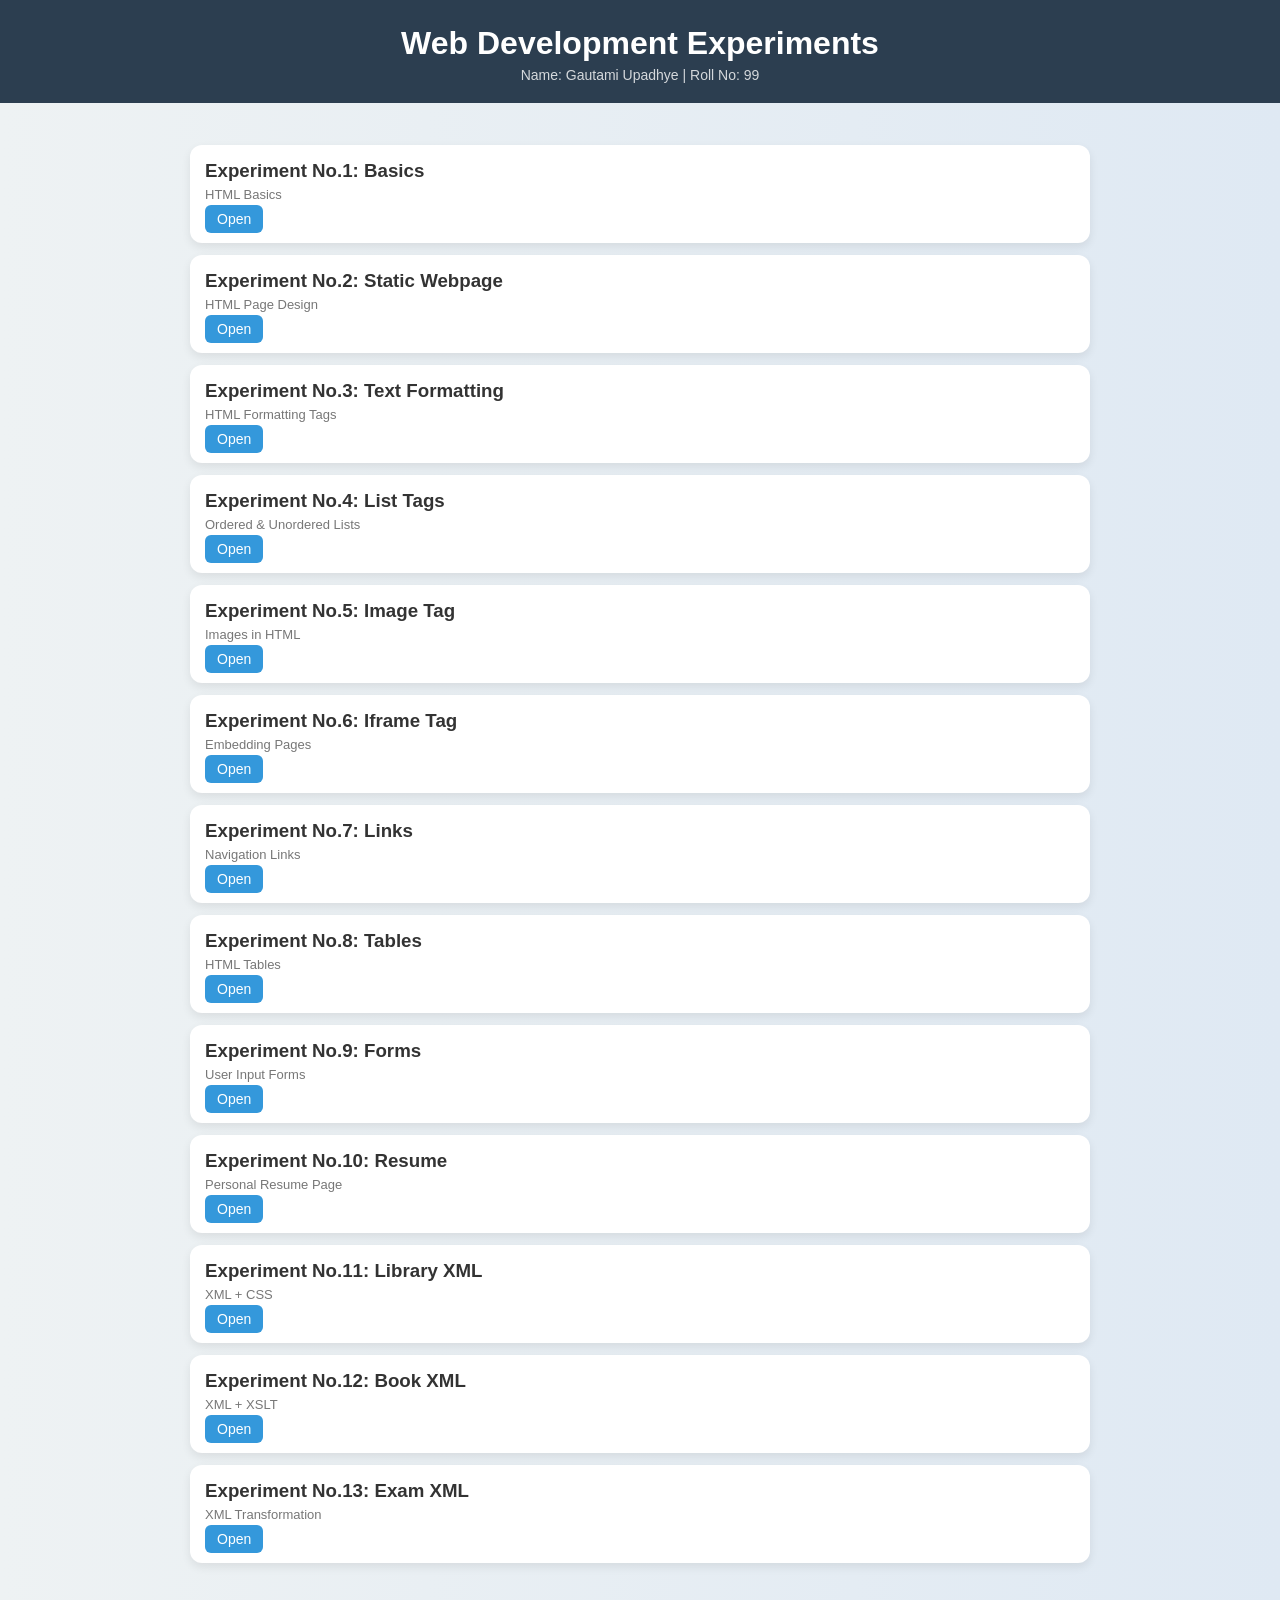
<file: index.html>
<!DOCTYPE html>
<html lang="en">
<head>
    <meta charset="UTF-8">
    <title>Gautami Upadhye - Web Development Experiments</title>
    <style>
        body {
            font-family: 'Segoe UI', Tahoma, Geneva, Verdana, sans-serif;
            background: linear-gradient(to right, #eef2f3, #dfe9f3);
            margin: 0;
        }

        header {
            background: #2c3e50;
            color: white;
            padding: 20px;
            text-align: center;
        }

        header h1 {
            margin: 5px;
        }

        header p {
            margin: 0;
            font-size: 14px;
            opacity: 0.8;
        }

        .container {
            max-width: 900px;
            margin: 20px auto;
            padding: 10px;
        }

        .card {
            background: white;
            padding: 15px;
            margin: 12px 0;
            border-radius: 12px;
            box-shadow: 0 4px 10px rgba(0,0,0,0.08);
            transition: 0.3s;
        }

        .card:hover {
            transform: translateY(-5px);
        }

        h3 {
            margin: 0 0 5px;
            color: #333;
        }

        .type {
            font-size: 13px;
            color: #777;
            margin-bottom: 8px;
        }

        a {
            text-decoration: none;
            color: white;
            background: #3498db;
            padding: 6px 12px;
            border-radius: 6px;
            font-size: 14px;
        }

        a:hover {
            background: #217dbb;
        }
    </style>
</head>
<body>

<header>
    <h1>Web Development Experiments</h1>
    <p>Name: Gautami Upadhye | Roll No: 99</p>
</header>

<div class="container">

    <div class="card">
        <h3>Experiment No.1: Basics</h3>
        <div class="type">HTML Basics</div>
        <a href="Wxperiment1/index.htm">Open</a>
    </div>

    <div class="card">
        <h3>Experiment No.2: Static Webpage</h3>
        <div class="type">HTML Page Design</div>
        <a href="WD-Experiments/Experiment No.2/index.html">Open</a>
    </div>

    <div class="card">
        <h3>Experiment No.3: Text Formatting</h3>
        <div class="type">HTML Formatting Tags</div>
        <a href="WD-Experiments/Experiment No.3/index.html">Open</a>
    </div>

    <div class="card">
        <h3>Experiment No.4: List Tags</h3>
        <div class="type">Ordered & Unordered Lists</div>
        <a href="WD-Experiments/Experiment No.4/index.html">Open</a>
    </div>

    <div class="card">
        <h3>Experiment No.5: Image Tag</h3>
        <div class="type">Images in HTML</div>
        <a href="WD-Experiments/Experiment No.5/index.html">Open</a>
    </div>

    <div class="card">
        <h3>Experiment No.6: Iframe Tag</h3>
        <div class="type">Embedding Pages</div>
        <a href="WD-Experiments/Experiment No.6/index.html">Open</a>
    </div>

    <div class="card">
        <h3>Experiment No.7: Links</h3>
        <div class="type">Navigation Links</div>
        <a href="WD-Experiments/Experiment No.7/index.html">Open</a>
    </div>

    <div class="card">
        <h3>Experiment No.8: Tables</h3>
        <div class="type">HTML Tables</div>
        <a href="WD-Experiments/Experiment No.8/index.html">Open</a>
    </div>

    <div class="card">
        <h3>Experiment No.9: Forms</h3>
        <div class="type">User Input Forms</div>
        <a href="WD-Experiments/Experiment No.9/index.html">Open</a>
    </div>

    <div class="card">
        <h3>Experiment No.10: Resume</h3>
        <div class="type">Personal Resume Page</div>
        <a href="WD-Experiments/Experiment No.10/index.html">Open</a>
    </div>

    <div class="card">
        <h3>Experiment No.11: Library XML</h3>
        <div class="type">XML + CSS</div>
        <a href="WD-Experiments/Experiment No.11/index.html">Open</a>
    </div>

    <div class="card">
        <h3>Experiment No.12: Book XML</h3>
        <div class="type">XML + XSLT</div>
        <a href="WD-Experiments/Experiment No.12/index.html">Open</a>
    </div>

    <div class="card">
        <h3>Experiment No.13: Exam XML</h3>
        <div class="type">XML Transformation</div>
        <a href="WD-Experiments/Experiment No.13/index.html">Open</a>
    </div>

</div>

</body>
</html>
</file>
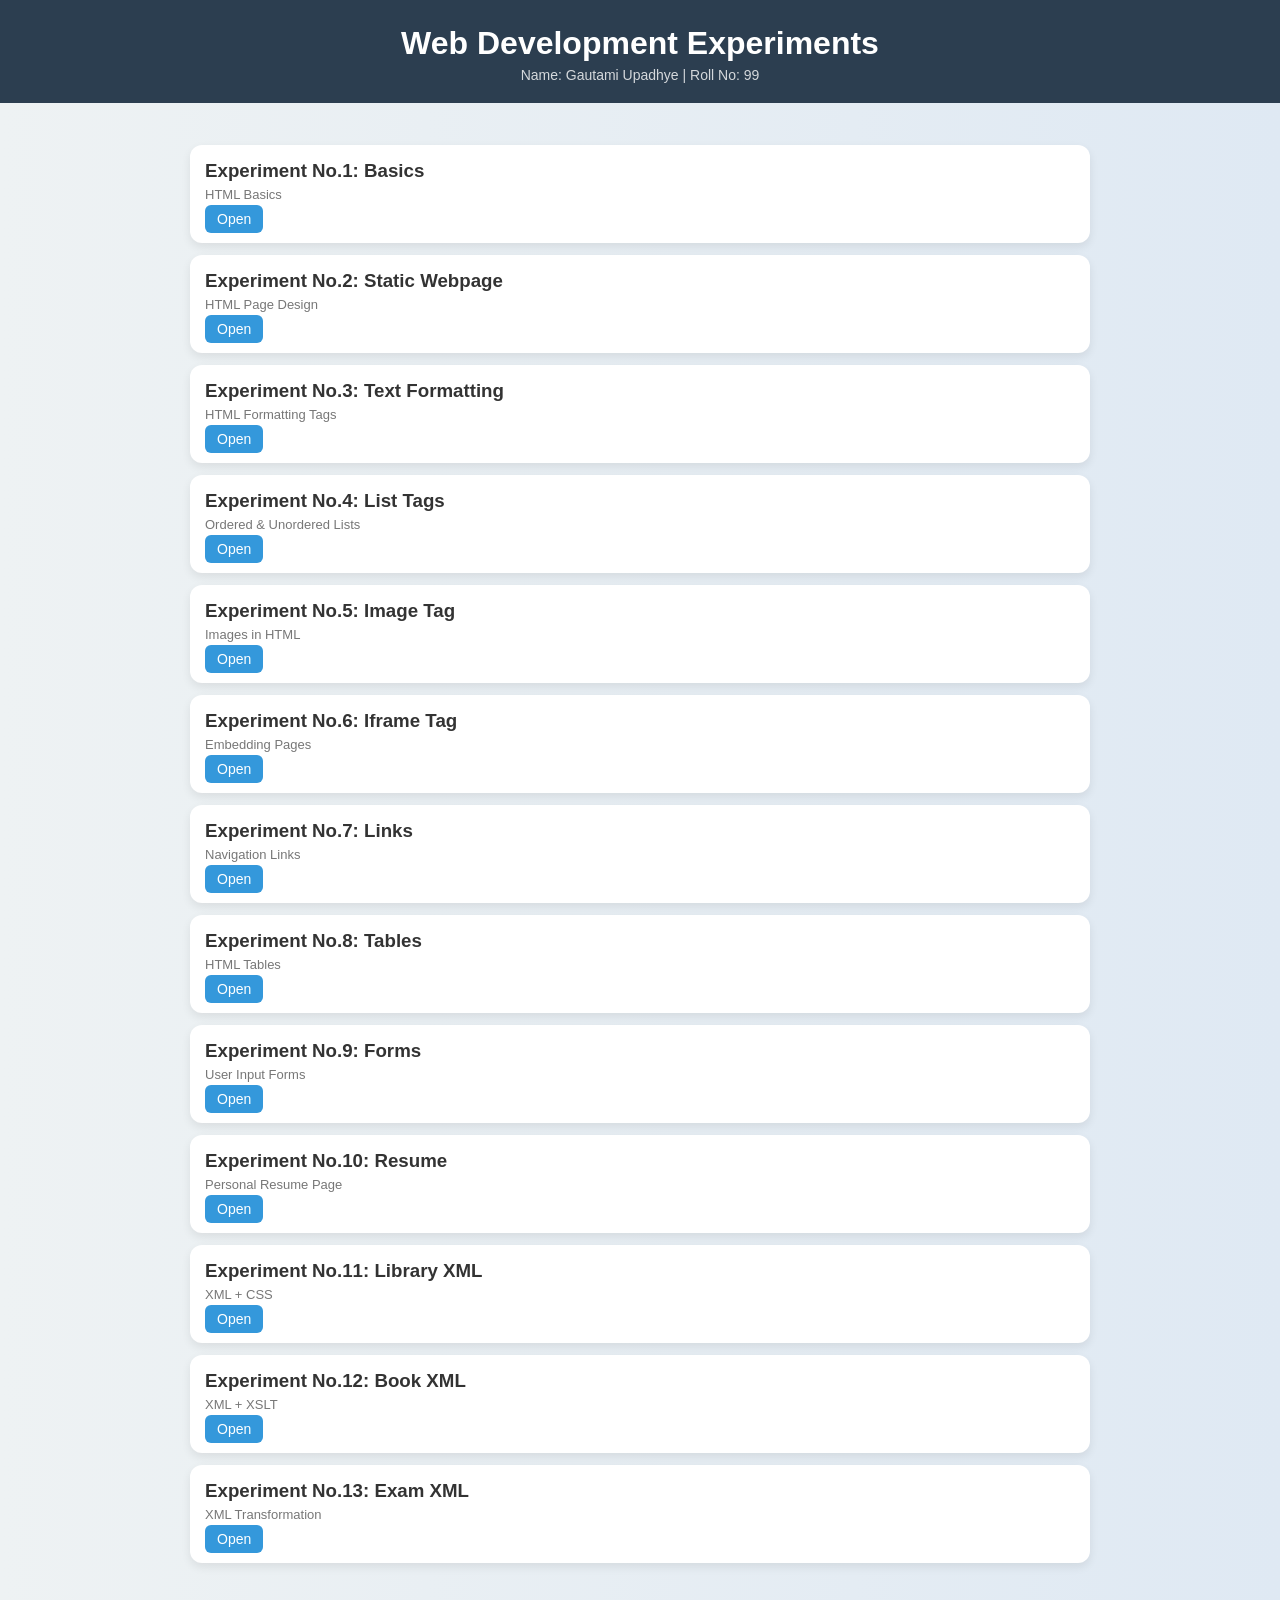
<file: WD-Experiments/index.html>
<!DOCTYPE html>
<html lang="en">
<head>
    <meta charset="UTF-8">
    <title>Gautami Upadhye - Web Development Experiments</title>
    <style>
        body {
            font-family: 'Segoe UI', Tahoma, Geneva, Verdana, sans-serif;
            background: linear-gradient(to right, #eef2f3, #dfe9f3);
            margin: 0;
        }

        header {
            background: #2c3e50;
            color: white;
            padding: 20px;
            text-align: center;
        }

        header h1 {
            margin: 5px;
        }

        header p {
            margin: 0;
            font-size: 14px;
            opacity: 0.8;
        }

        .container {
            max-width: 900px;
            margin: 20px auto;
            padding: 10px;
        }

        .card {
            background: white;
            padding: 15px;
            margin: 12px 0;
            border-radius: 12px;
            box-shadow: 0 4px 10px rgba(0,0,0,0.08);
            transition: 0.3s;
        }

        .card:hover {
            transform: translateY(-5px);
        }

        h3 {
            margin: 0 0 5px;
            color: #333;
        }

        .type {
            font-size: 13px;
            color: #777;
            margin-bottom: 8px;
        }

        a {
            text-decoration: none;
            color: white;
            background: #3498db;
            padding: 6px 12px;
            border-radius: 6px;
            font-size: 14px;
        }

        a:hover {
            background: #217dbb;
        }
    </style>
</head>
<body>

<header>
    <h1>Web Development Experiments</h1>
    <p>Name: Gautami Upadhye | Roll No: 99</p>
</header>

<div class="container">

    <div class="card">
        <h3>Experiment No.1: Basics</h3>
        <div class="type">HTML Basics</div>
        <a href="WD-Experiments/Experiment No.1">Open</a>
    </div>

    <div class="card">
        <h3>Experiment No.2: Static Webpage</h3>
        <div class="type">HTML Page Design</div>
        <a href="WD-Experiments/Experiment No.2">Open</a>
    </div>

    <div class="card">
        <h3>Experiment No.3: Text Formatting</h3>
        <div class="type">HTML Formatting Tags</div>
        <a href="WD-Experiments/Experiment No.3">Open</a>
    </div>

    <div class="card">
        <h3>Experiment No.4: List Tags</h3>
        <div class="type">Ordered & Unordered Lists</div>
        <a href="WD-Experiments/Experiment No.4">Open</a>
    </div>

    <div class="card">
        <h3>Experiment No.5: Image Tag</h3>
        <div class="type">Images in HTML</div>
        <a href="WD-Experiments/Experiment No.5">Open</a>
    </div>

    <div class="card">
        <h3>Experiment No.6: Iframe Tag</h3>
        <div class="type">Embedding Pages</div>
        <a href="WD-Experiments/Experiment No.6">Open</a>
    </div>

    <div class="card">
        <h3>Experiment No.7: Links</h3>
        <div class="type">Navigation Links</div>
        <a href="WD-Experiments/Experiment No.7">Open</a>
    </div>

    <div class="card">
        <h3>Experiment No.8: Tables</h3>
        <div class="type">HTML Tables</div>
        <a href="WD-Experiments/Experiment No.8">Open</a>
    </div>

    <div class="card">
        <h3>Experiment No.9: Forms</h3>
        <div class="type">User Input Forms</div>
        <a href="WD-Experiments/Experiment No.9">Open</a>
    </div>

    <div class="card">
        <h3>Experiment No.10: Resume</h3>
        <div class="type">Personal Resume Page</div>
        <a href="WD-Experiments/Experiment No.10">Open</a>
    </div>

    <div class="card">
        <h3>Experiment No.11: Library XML</h3>
        <div class="type">XML + CSS</div>
        <a href="WD-Experiments/Experiment No.11">Open</a>
    </div>

    <div class="card">
        <h3>Experiment No.12: Book XML</h3>
        <div class="type">XML + XSLT</div>
        <a href="WD-Experiments/Experiment No.12">Open</a>
    </div>

    <div class="card">
        <h3>Experiment No.13: Exam XML</h3>
        <div class="type">XML Transformation</div>
        <a href="WD-Experiments/Experiment No.13">Open</a>
    </div>

</div>

</body>
</html>
</file>
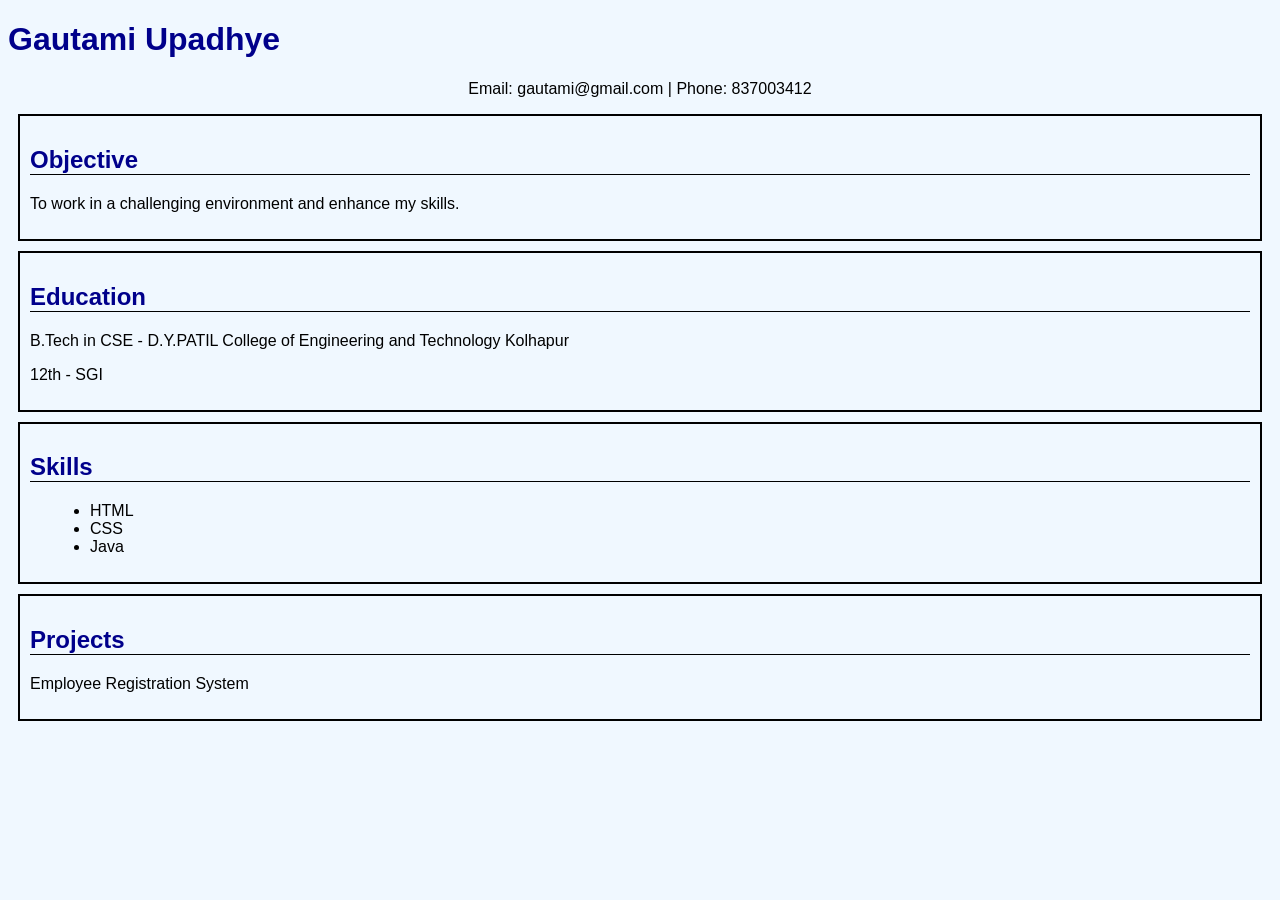
<file: WD-Experiments/Experiment No.10/index.html>
<!DOCTYPE html>
<html>
<head>
    <title>Resume</title>

    <!-- External CSS -->
    <link rel="stylesheet" href="style.css">

    <!-- Internal CSS -->
    <style>
        h2 {
            color: darkblue;
            border-bottom: 1px solid black;
        }

        ul {
            margin-left: 20px;
        }
    </style>

</head>

<body>

<div class="resume">

    <!-- Name -->
    <h1>Gautami Upadhye</h1>

    <!-- Inline CSS -->
    <p style="text-align:center;">
        Email: gautami@gmail.com | Phone: 837003412
    </p>

    <!-- Objective -->
    <div class="section">
        <h2>Objective</h2>
        <p>To work in a challenging environment and enhance my skills.</p>
    </div>

    <!-- Education -->
    <div class="section">
        <h2>Education</h2>
        <p>B.Tech in CSE - D.Y.PATIL College of Engineering and Technology Kolhapur</p>
        <p>12th - SGI</p>
    </div>

    <!-- Skills -->
    <div class="section">
        <h2>Skills</h2>
        <ul>
            <li>HTML</li>
            <li>CSS</li>
            <li>Java</li>
        </ul>
    </div>

    <!-- Projects -->
    <div class="section">
        <h2>Projects</h2>
        <p>Employee Registration System</p>
    </div>

</div>

</body>
</html>
</file>
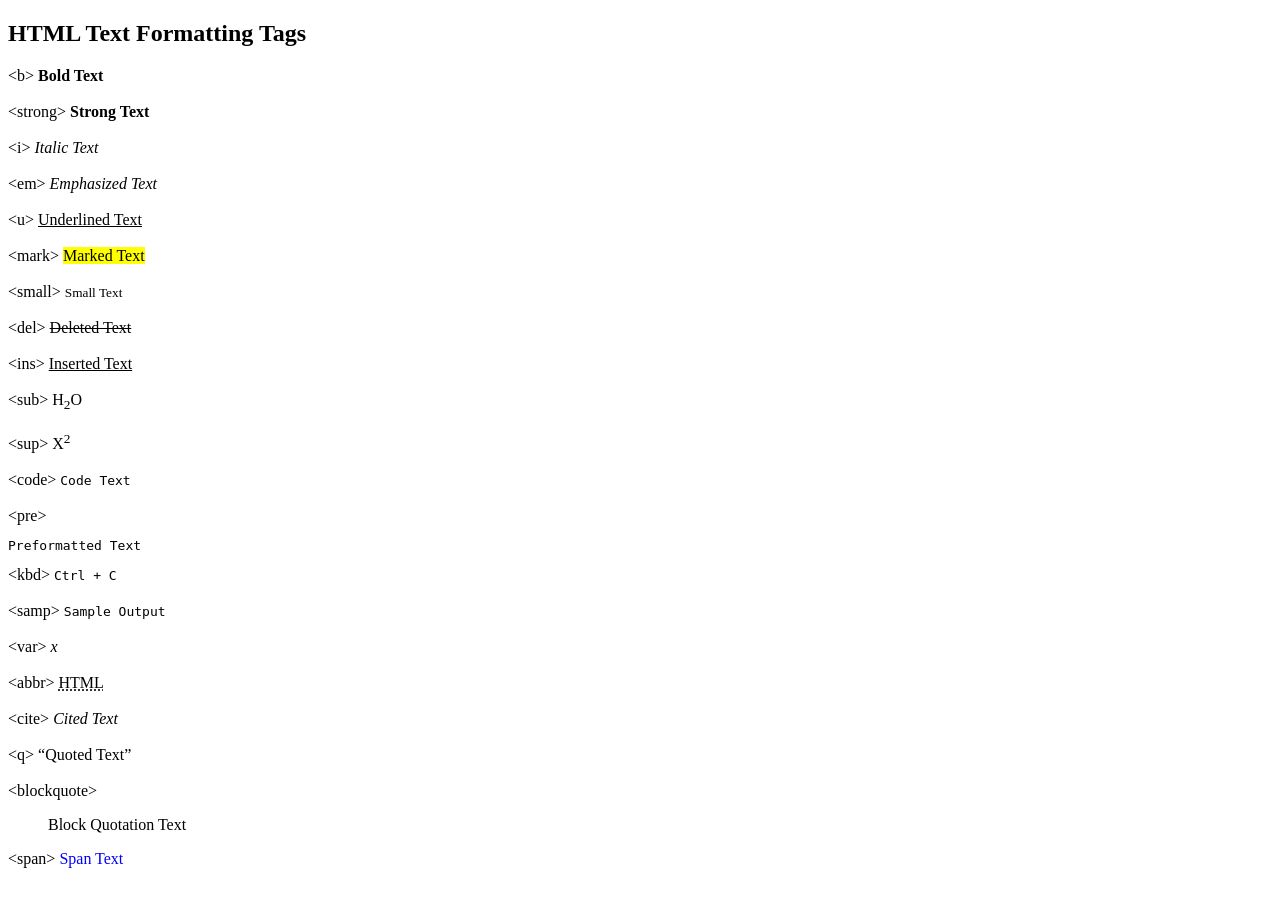
<file: my-first-project/WebPage/login.html>
<!DOCTYPE html>
<html>
<head>
    <title>HTML Text Formatting Tags</title>
</head>
<body>

<h2>HTML Text Formatting Tags</h2>

&lt;b&gt; <b>Bold Text</b><br><br>

&lt;strong&gt; <strong>Strong Text</strong><br><br>

&lt;i&gt; <i>Italic Text</i><br><br>

&lt;em&gt; <em>Emphasized Text</em><br><br>

&lt;u&gt; <u>Underlined Text</u><br><br>

&lt;mark&gt; <mark>Marked Text</mark><br><br>

&lt;small&gt; <small>Small Text</small><br><br>

&lt;del&gt; <del>Deleted Text</del><br><br>

&lt;ins&gt; <ins>Inserted Text</ins><br><br>

&lt;sub&gt; H<sub>2</sub>O<br><br>

&lt;sup&gt; X<sup>2</sup><br><br>

&lt;code&gt; <code>Code Text</code><br><br>

&lt;pre&gt;
<pre>Preformatted Text</pre>

&lt;kbd&gt; <kbd>Ctrl + C</kbd><br><br>

&lt;samp&gt; <samp>Sample Output</samp><br><br>

&lt;var&gt; <var>x</var><br><br>

&lt;abbr&gt; <abbr title="HyperText Markup Language">HTML</abbr><br><br>

&lt;cite&gt; <cite>Cited Text</cite><br><br>

&lt;q&gt; <q>Quoted Text</q><br><br>

&lt;blockquote&gt;
<blockquote>Block Quotation Text</blockquote>

&lt;span&gt; <span style="color:blue;">Span Text</span>

</body>
</html>
</file>
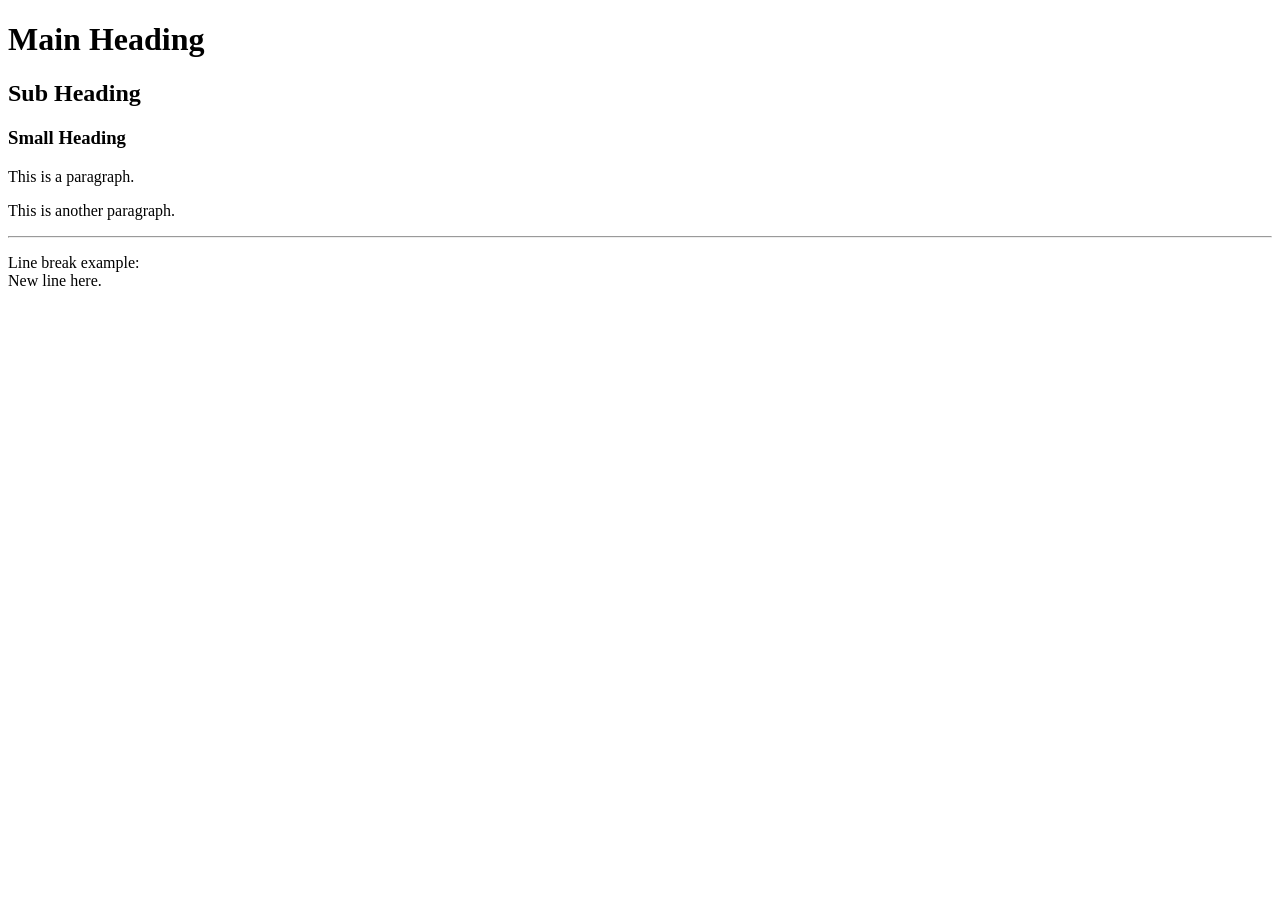
<file: WD-Experiments/Experiment No.1/headings.html>
<!DOCTYPE html>
<html>
<head>
    <title>Headings</title>
</head>
<body>

<h1>Main Heading</h1>
<h2>Sub Heading</h2>
<h3>Small Heading</h3>

<p>This is a paragraph.</p>
<p>This is another paragraph.</p>

<hr>

<p>Line break example:<br>New line here.</p>

</body>
</html>
</file>
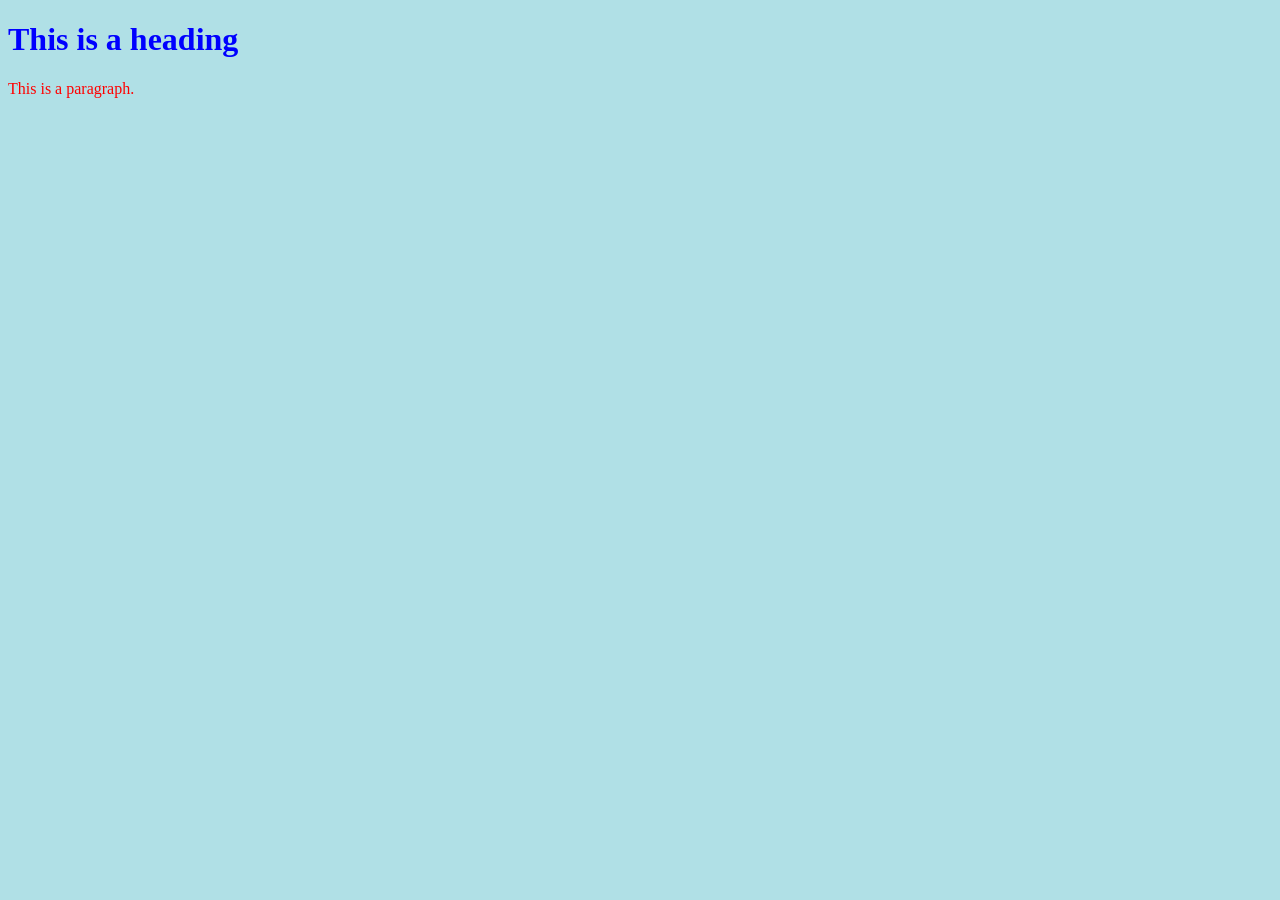
<file: WD-Experiments/Experiment No.10/internalcss.html>
<!DOCTYPE html>
<html>
<head>
<style>
body {background-color: powderblue;}
h1   {color: blue;}
p    {color: red;}
</style>
</head>
<body>

<h1>This is a heading</h1>
<p>This is a paragraph.</p>

</body>
</html>
</file>
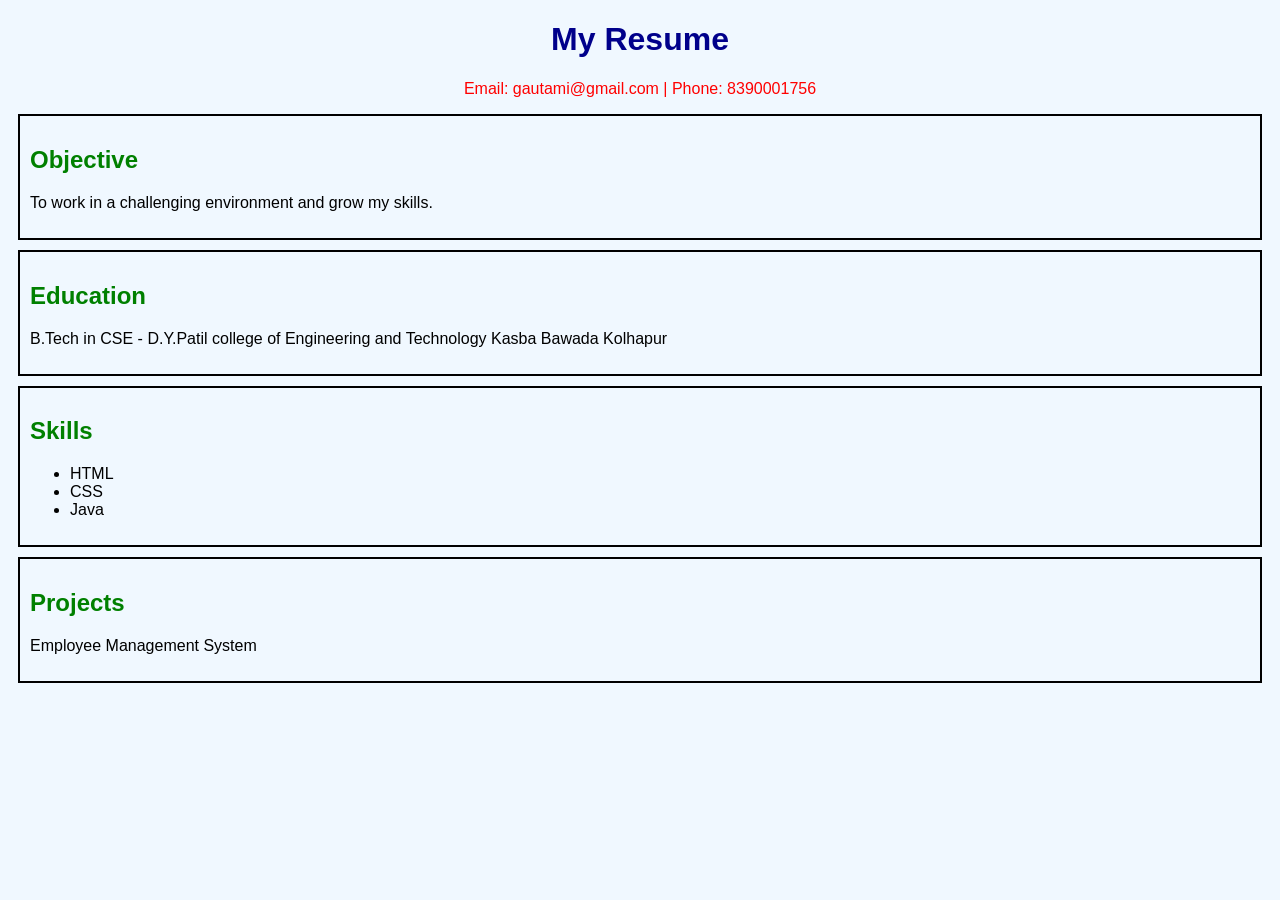
<file: WD-Experiments/Experiment No.10/resume.html>
<!DOCTYPE html>
<html>
<head>
    <title>My Resume</title>

    <!-- External CSS -->
    <link rel="stylesheet" href="style.css">

    <!-- Internal CSS -->
    <style>
        h2 {
            color: green;
        }

        p {
            font-size: 16px;
        }
    </style>

</head>

<body>

<h1 align="center">My Resume</h1>

<!-- Inline CSS -->
<p style="text-align:center; color:red;">
    Email: gautami@gmail.com | Phone: 8390001756
</p>

<div class="section">
    <h2>Objective</h2>
    <p>To work in a challenging environment and grow my skills.</p>
</div>

<div class="section">
    <h2>Education</h2>
    <p>B.Tech in CSE - D.Y.Patil college of Engineering and Technology Kasba Bawada Kolhapur</p>
</div>

<div class="section">
    <h2>Skills</h2>
    <ul>
        <li>HTML</li>
        <li>CSS</li>
        <li>Java</li>
    </ul>
</div>

<div class="section">
    <h2>Projects</h2>
    <p>Employee Management System</p>
</div>

</body>
</html>
</file>
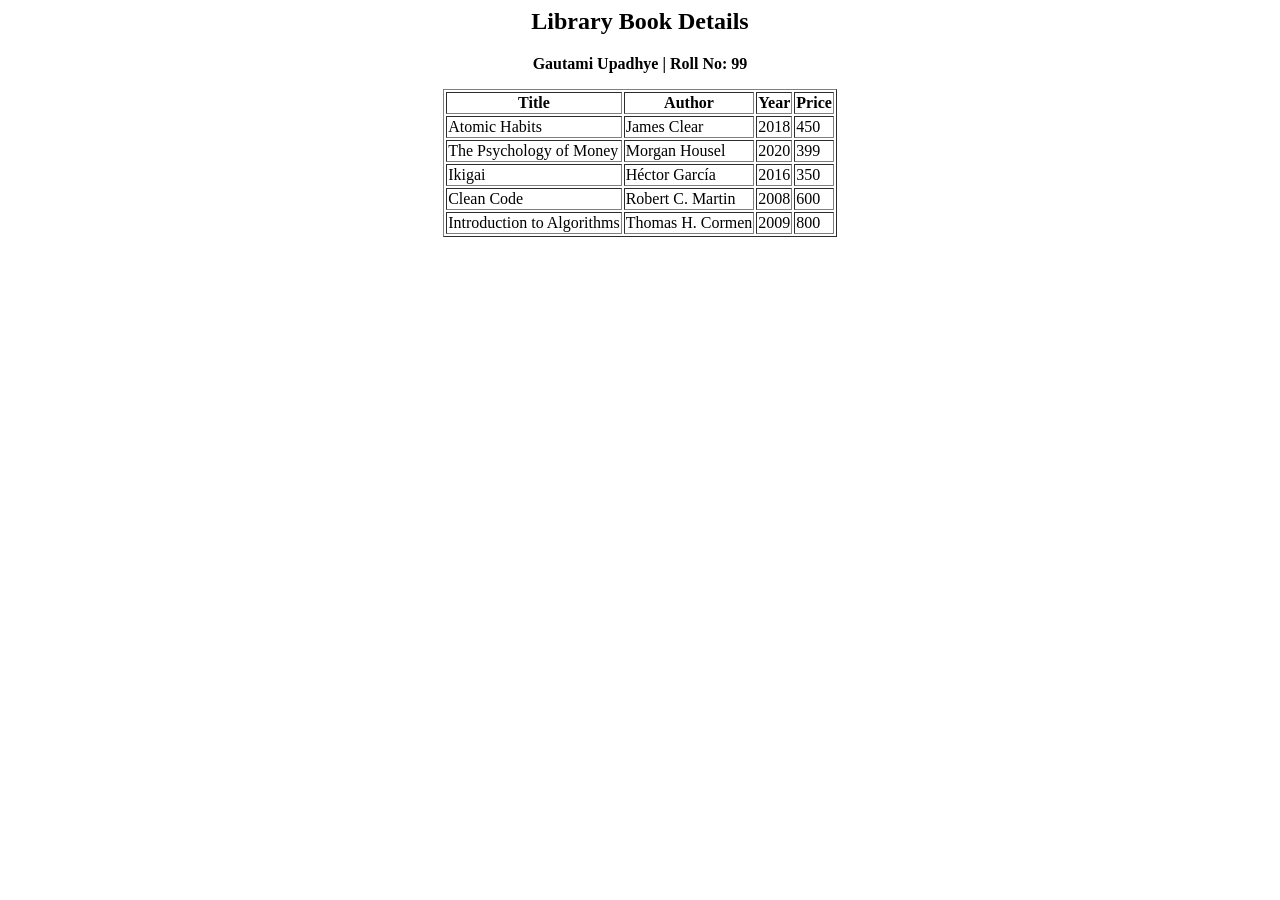
<file: WD-Experiments/Experiment No.12/bookl-output.html>
<html>
<head>
  <title>Book Library</title>
</head>

<body>

<h2 style="text-align:center;">Library Book Details</h2>
<p style="text-align:center;"><b>Gautami Upadhye | Roll No: 99</b></p>

<table border="1" style="margin:auto;">
  <tr>
    <th>Title</th>
    <th>Author</th>
    <th>Year</th>
    <th>Price</th>
  </tr>

  <tr>
    <td>Atomic Habits</td>
    <td>James Clear</td>
    <td>2018</td>
    <td>450</td>
  </tr>

  <tr>
    <td>The Psychology of Money</td>
    <td>Morgan Housel</td>
    <td>2020</td>
    <td>399</td>
  </tr>

  <tr>
    <td>Ikigai</td>
    <td>Héctor García</td>
    <td>2016</td>
    <td>350</td>
  </tr>

  <tr>
    <td>Clean Code</td>
    <td>Robert C. Martin</td>
    <td>2008</td>
    <td>600</td>
  </tr>

  <tr>
    <td>Introduction to Algorithms</td>
    <td>Thomas H. Cormen</td>
    <td>2009</td>
    <td>800</td>
  </tr>

</table>

</body>
</html>
</file>
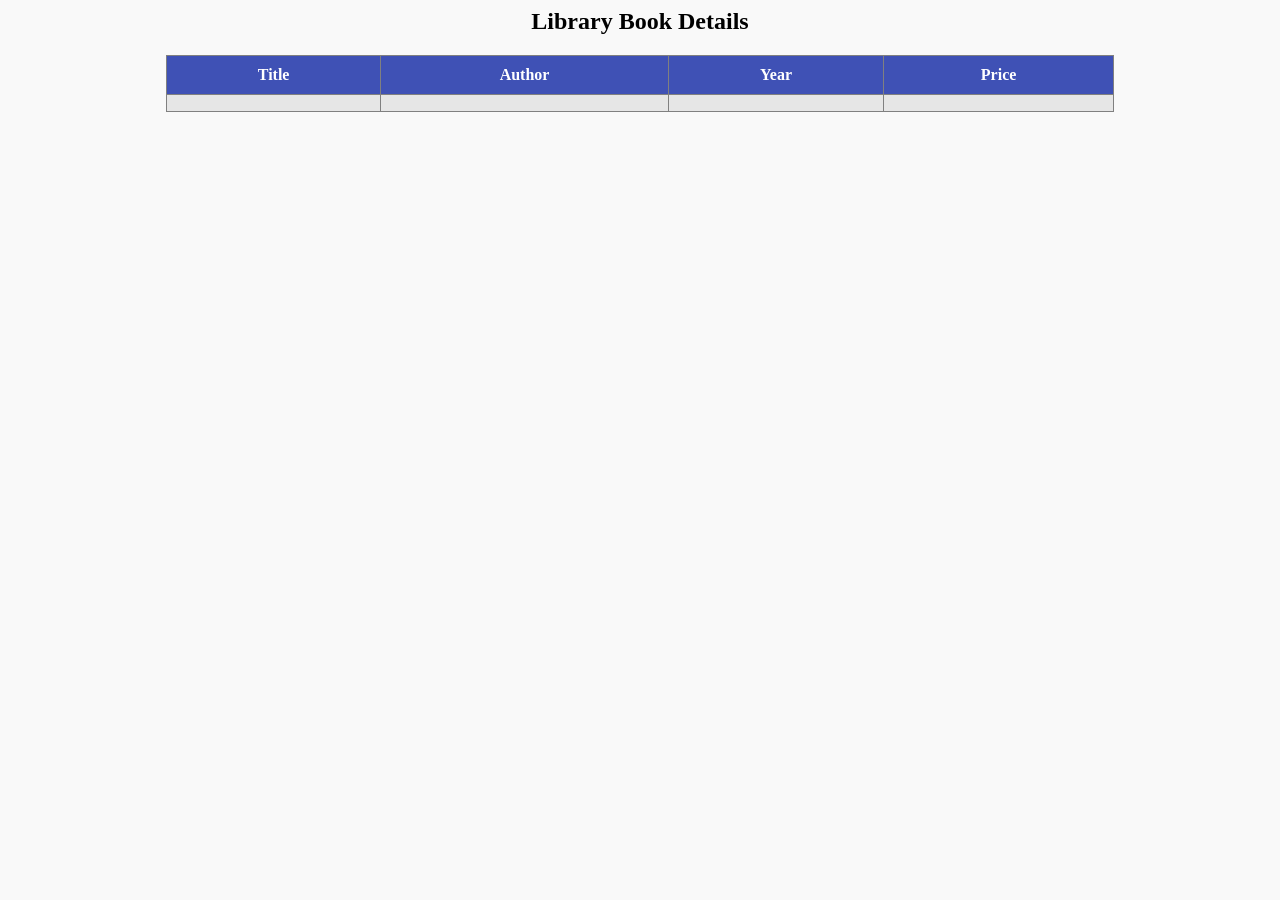
<file: WD-Experiments/Experiment No.13/examoutput.html>
<?xml version="1.0" encoding="UTF-8"?>

<xsl:stylesheet version="1.0"
xmlns:xsl="http://www.w3.org/1999/XSL/Transform">

<xsl:output method="html" indent="yes"/>

<xsl:template match="/">

<html>
<head>
  <title>Book Library</title>

  <style>
    body {
      font-family: Verdana;
      background-color: #f9f9f9;
    }
    table {
      border-collapse: collapse;
      width: 75%;
      margin: auto;
    }
    th {
      background-color: #3f51b5;
      color: white;
      padding: 10px;
    }
    td {
      padding: 8px;
      text-align: center;
    }
    tr:nth-child(even) {
      background-color: #e6e6e6;
    }
    .student {
      text-align: center;
      font-weight: bold;
      margin-bottom: 10px;
    }
  </style>

</head>

<body>

<h2 style="text-align:center;">Library Book Details</h2>

<table border="1">
  <tr>
    <th>Title</th>
    <th>Author</th>
    <th>Year</th>
    <th>Price</th>
  </tr>

  <xsl:for-each select="library/book">
    <xsl:sort select="price" data-type="number"/>

    <tr>
      <td><xsl:value-of select="title"/></td>
      <td><xsl:value-of select="author"/></td>
      <td><xsl:value-of select="year"/></td>
      <td><xsl:value-of select="price"/></td>
    </tr>
  </xsl:for-each>

</table>

</body>
</html>

</xsl:template>
</xsl:stylesheet>
</file>
<file: WD-Experiments/Experiment No.10/style.css>
body {
    background-color: #f0f8ff;
    font-family: Arial;
}

h1 {
    color: darkblue;
}

.section {
    border: 2px solid black;
    padding: 10px;
    margin: 10px;
}
</file>
